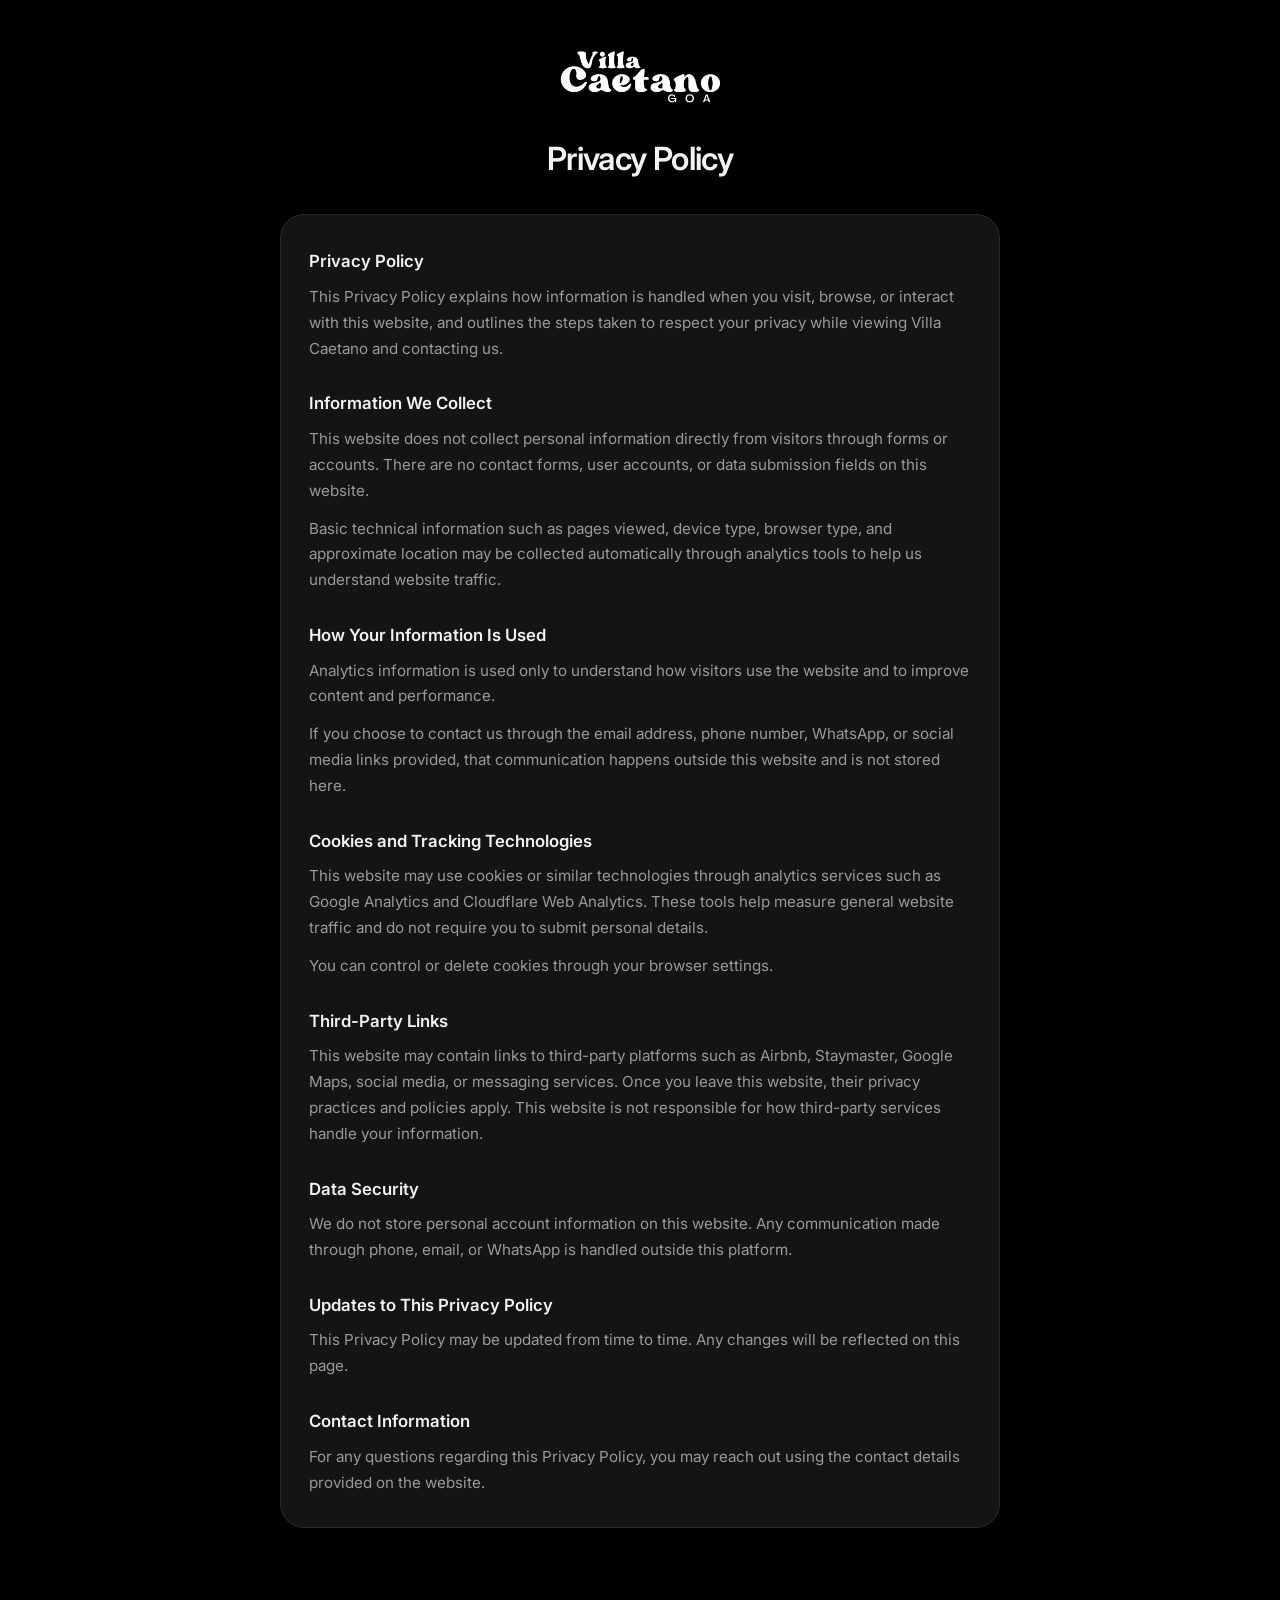
<file: privacy.html>
<!DOCTYPE html>
<html lang="en" class="h-100">
<head>
  <meta charset="utf-8">
  <meta name="viewport" content="width=device-width, initial-scale=1.0">
  <title>Privacy Policy | Villa Caetano</title>
  <meta name="description" content="Privacy Policy for Villa Caetano.">
  <meta name="robots" content="noindex, follow">
  <link rel="canonical" href="https://villacaetano.com/privacy.html">
  <link rel="icon" href="assets/img/favicon.png" type="image/png">
  <link rel="preconnect" href="https://fonts.googleapis.com">
  <link rel="preconnect" href="https://fonts.gstatic.com" crossorigin>
  <link href="https://fonts.googleapis.com/css2?family=Inter:wght@300;400;500;600;700&display=swap" rel="stylesheet">
  <style>
    :root{--bg:#000;--card:#141414;--ink:#f2f2f2;--muted:#9a9a9a;--line:#2a2a2a}
    *{box-sizing:border-box}
    body{
      margin:0;
      font-family:Inter,system-ui,sans-serif;
      background:var(--bg);
      color:var(--ink);
      line-height:1.7;
    }
    .policy-wrap{max-width:760px;margin:0 auto;padding:48px 20px 72px}
    .logo{display:block;margin:0 auto 28px;max-height:56px;width:auto;filter:brightness(0) invert(1)}
    h1{font-size:2rem;font-weight:600;text-align:center;margin:0 0 28px;letter-spacing:-.02em}
    .card{
      background:var(--card);
      border-radius:1.5rem;
      padding:32px 28px;
      border:1px solid var(--line);
    }
    h2{font-size:1.05rem;font-weight:600;margin:28px 0 8px}
    h2:first-child{margin-top:0}
    p{font-size:.95rem;color:var(--muted);margin:0}
    p + p{margin-top:12px}
    a{color:#fff;text-decoration:underline;text-underline-offset:3px}
    a:hover{opacity:.8}
    .back{display:inline-block;margin-top:28px;color:#fff;font-weight:500;font-size:.95rem;text-decoration:none;border-bottom:1px solid #fff}
    .back:hover{opacity:.75}
  </style>
</head>
<body>
  <div class="policy-wrap">
    <img src="assets/img/logo.png" alt="Villa Caetano" class="logo">
    <h1>Privacy Policy</h1>
    <div class="card">
      <h2>Privacy Policy</h2>
      <p>
        This Privacy Policy explains how information is handled when you visit, browse, or interact with this website,
        and outlines the steps taken to respect your privacy while viewing Villa Caetano and contacting us.
      </p>
      <h2>Information We Collect</h2>
      <p>
        This website does not collect personal information directly from visitors through forms or accounts.
        There are no contact forms, user accounts, or data submission fields on this website.
      </p>
      <p>
        Basic technical information such as pages viewed, device type, browser type, and approximate location
        may be collected automatically through analytics tools to help us understand website traffic.
      </p>
      <h2>How Your Information Is Used</h2>
      <p>
        Analytics information is used only to understand how visitors use the website and to improve content and performance.
      </p>
      <p>
        If you choose to contact us through the email address, phone number, WhatsApp, or social media links provided,
        that communication happens outside this website and is not stored here.
      </p>
      <h2>Cookies and Tracking Technologies</h2>
      <p>
        This website may use cookies or similar technologies through analytics services such as
        Google Analytics and Cloudflare Web Analytics. These tools help measure general website traffic
        and do not require you to submit personal details.
      </p>
      <p>
        You can control or delete cookies through your browser settings.
      </p>
      <h2>Third-Party Links</h2>
      <p>
        This website may contain links to third-party platforms such as Airbnb, Staymaster, Google Maps,
        social media, or messaging services. Once you leave this website, their privacy practices and policies apply.
        This website is not responsible for how third-party services handle your information.
      </p>
      <h2>Data Security</h2>
      <p>
        We do not store personal account information on this website.
        Any communication made through phone, email, or WhatsApp is handled outside this platform.
      </p>
      <h2>Updates to This Privacy Policy</h2>
      <p>
        This Privacy Policy may be updated from time to time. Any changes will be reflected on this page.
      </p>
      <h2>Contact Information</h2>
      <p>
        For any questions regarding this Privacy Policy, you may reach out using the contact details provided on the website.
      </p>
    </div>

  </div>
</body>
</html>
</file>
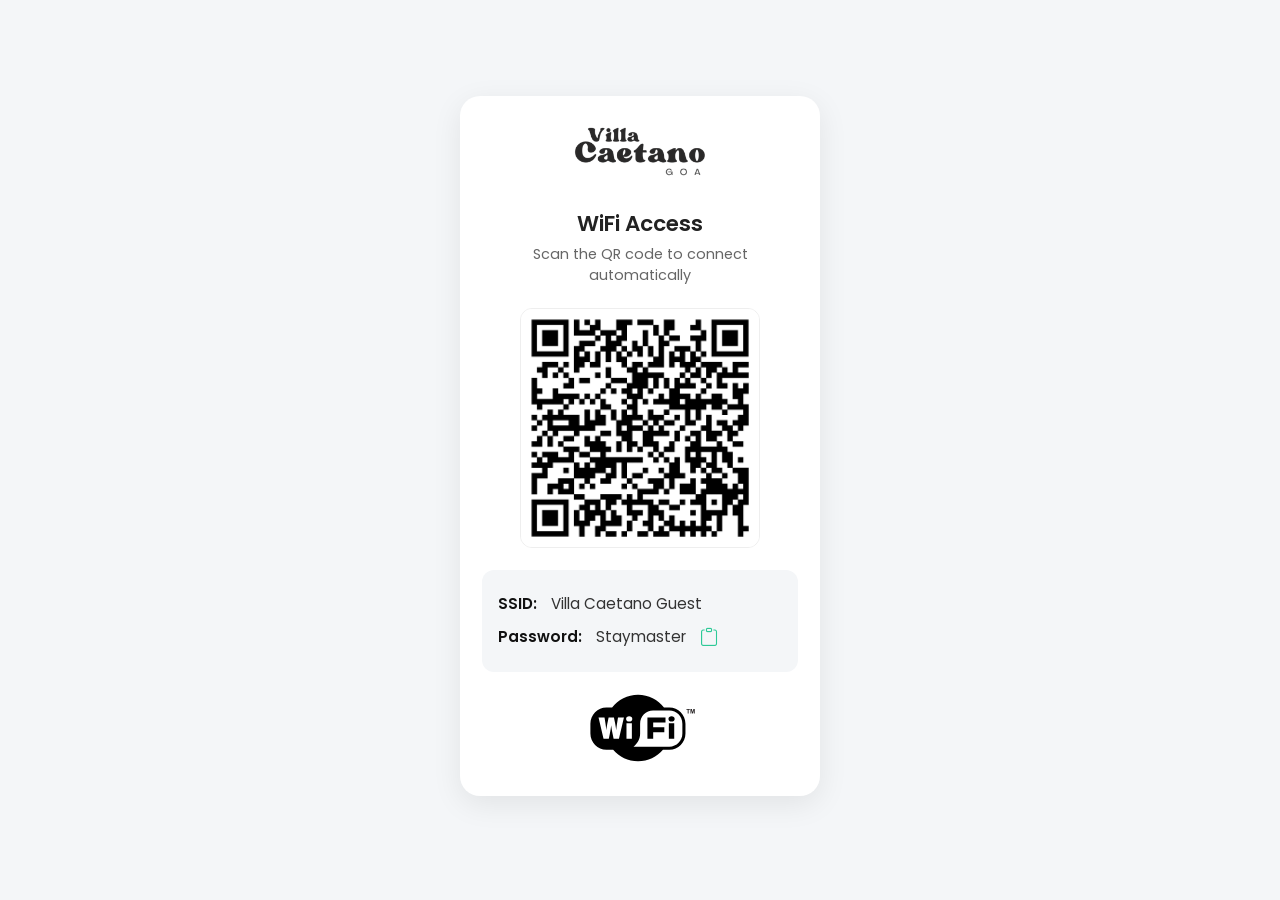
<file: wifi.html>
<!DOCTYPE html>
<html lang="en">
<head>
  <meta charset="utf-8">
  <meta name="viewport" content="width=device-width, initial-scale=1.0, maximum-scale=1.0">
  <title>WiFi - Villa Caetano</title>
  <meta name="robots" content="noindex, nofollow">
  <link rel="icon" href="assets/img/favicon.png" type="image/png">

  <link rel="preconnect" href="https://fonts.googleapis.com">
  <link rel="preconnect" href="https://fonts.gstatic.com" crossorigin>
  <link href="https://fonts.googleapis.com/css2?family=Poppins:wght@400;500;600&display=swap" rel="stylesheet">
  <link href="https://cdn.jsdelivr.net/npm/bootstrap-icons@1.11.3/font/bootstrap-icons.min.css" rel="stylesheet">

  <style>
    * { margin: 0; padding: 0; box-sizing: border-box; }

    body {
      font-family: 'Poppins', sans-serif;
      background: #f4f6f8;
      min-height: 100vh;
      display: flex;
      align-items: center;
      justify-content: center;
      padding: 8px 16px 16px;
      color: #333;
    }

    .card {
      background: #ffffff;
      border-radius: 20px;
      box-shadow: 0 8px 30px rgba(0,0,0,0.08);
      padding: 28px 22px 32px;
      max-width: 360px;
      width: 100%;
      text-align: center;
    }

    .logo {
      max-height: 58px;
      margin-bottom: 18px;
      display: inline-block;
    }

    h1 {
      font-size: 1.35rem;
      font-weight: 600;
      margin-bottom: 4px;
      color: #222;
    }

    .subtitle {
      font-size: 0.9rem;
      color: #666;
      margin-bottom: 22px;
    }

    .qr-code {
      width: 240px;
      height: 240px;
      margin: 0 auto 22px;
      border-radius: 12px;
      overflow: hidden;
      border: 1px solid #eee;
    }

    .qr-code img {
      width: 100%;
      height: 100%;
      object-fit: contain;
      display: block;
    }

    .wifi-info {
      background: #f4f6f8;
      border-radius: 12px;
      padding: 14px 16px;
      margin-bottom: 20px;
      text-align: left;
    }

    .wifi-info p {
      margin: 8px 0;
      font-size: 0.95rem;
      display: flex;
      align-items: center;
      gap: 14px;
    }

    .wifi-info strong {
      color: #111;
      font-weight: 600;
    }

    .copy-icon {
      cursor: pointer;
      color: #2dc997;
      font-size: 1.15rem;
      transition: color 0.2s;
    }

    .copy-icon:hover {
      color: #1a8f6a;
    }

    .wifi-logo {
      max-width: 120px;
      margin: 0 auto;
      display: block;
    }
  </style>
</head>
<body>

  <div class="card">
    <!-- Clickable Logo -->
    <a href="/">
      <img src="assets/img/vcblack.png" alt="Villa Caetano" class="logo">
    </a>

    <h1>WiFi Access</h1>
    <p class="subtitle">Scan the QR code to connect automatically</p>

    <!-- QR Code -->
    <div class="qr-code">
      <img src="assets/img/wifi-qr.png" alt="WiFi QR Code">
    </div>

    <!-- WiFi Details -->
    <div class="wifi-info">
      <p>
        <strong>SSID:</strong> 
        <span id="ssid-text"></span>
      </p>
      <p>
        <strong>Password:</strong> 
        <span id="password-text"></span>
        <i class="bi bi-clipboard copy-icon" id="copyIcon" onclick="copyPassword()" title="Copy password"></i>
      </p>
    </div>

    <!-- WiFi Logo -->
    <img src="assets/img/wifi-logo.svg" alt="WiFi" class="wifi-logo">
  </div>

  <script>
    // ========== CHANGE ONLY THESE TWO LINES ==========
    const WIFI_SSID = "Villa Caetano Guest";
    const WIFI_PASSWORD = "Staymaster";
    // =================================================

    document.getElementById("ssid-text").textContent = WIFI_SSID;
    document.getElementById("password-text").textContent = WIFI_PASSWORD;

    function copyPassword() {
      navigator.clipboard.writeText(WIFI_PASSWORD).then(() => {
        const icon = document.getElementById("copyIcon");
        icon.classList.remove("bi-clipboard");
        icon.classList.add("bi-clipboard-check");
        
        setTimeout(() => {
          icon.classList.remove("bi-clipboard-check");
          icon.classList.add("bi-clipboard");
        }, 2000);
      });
    }
  </script>

</body>
</html>
</file>
